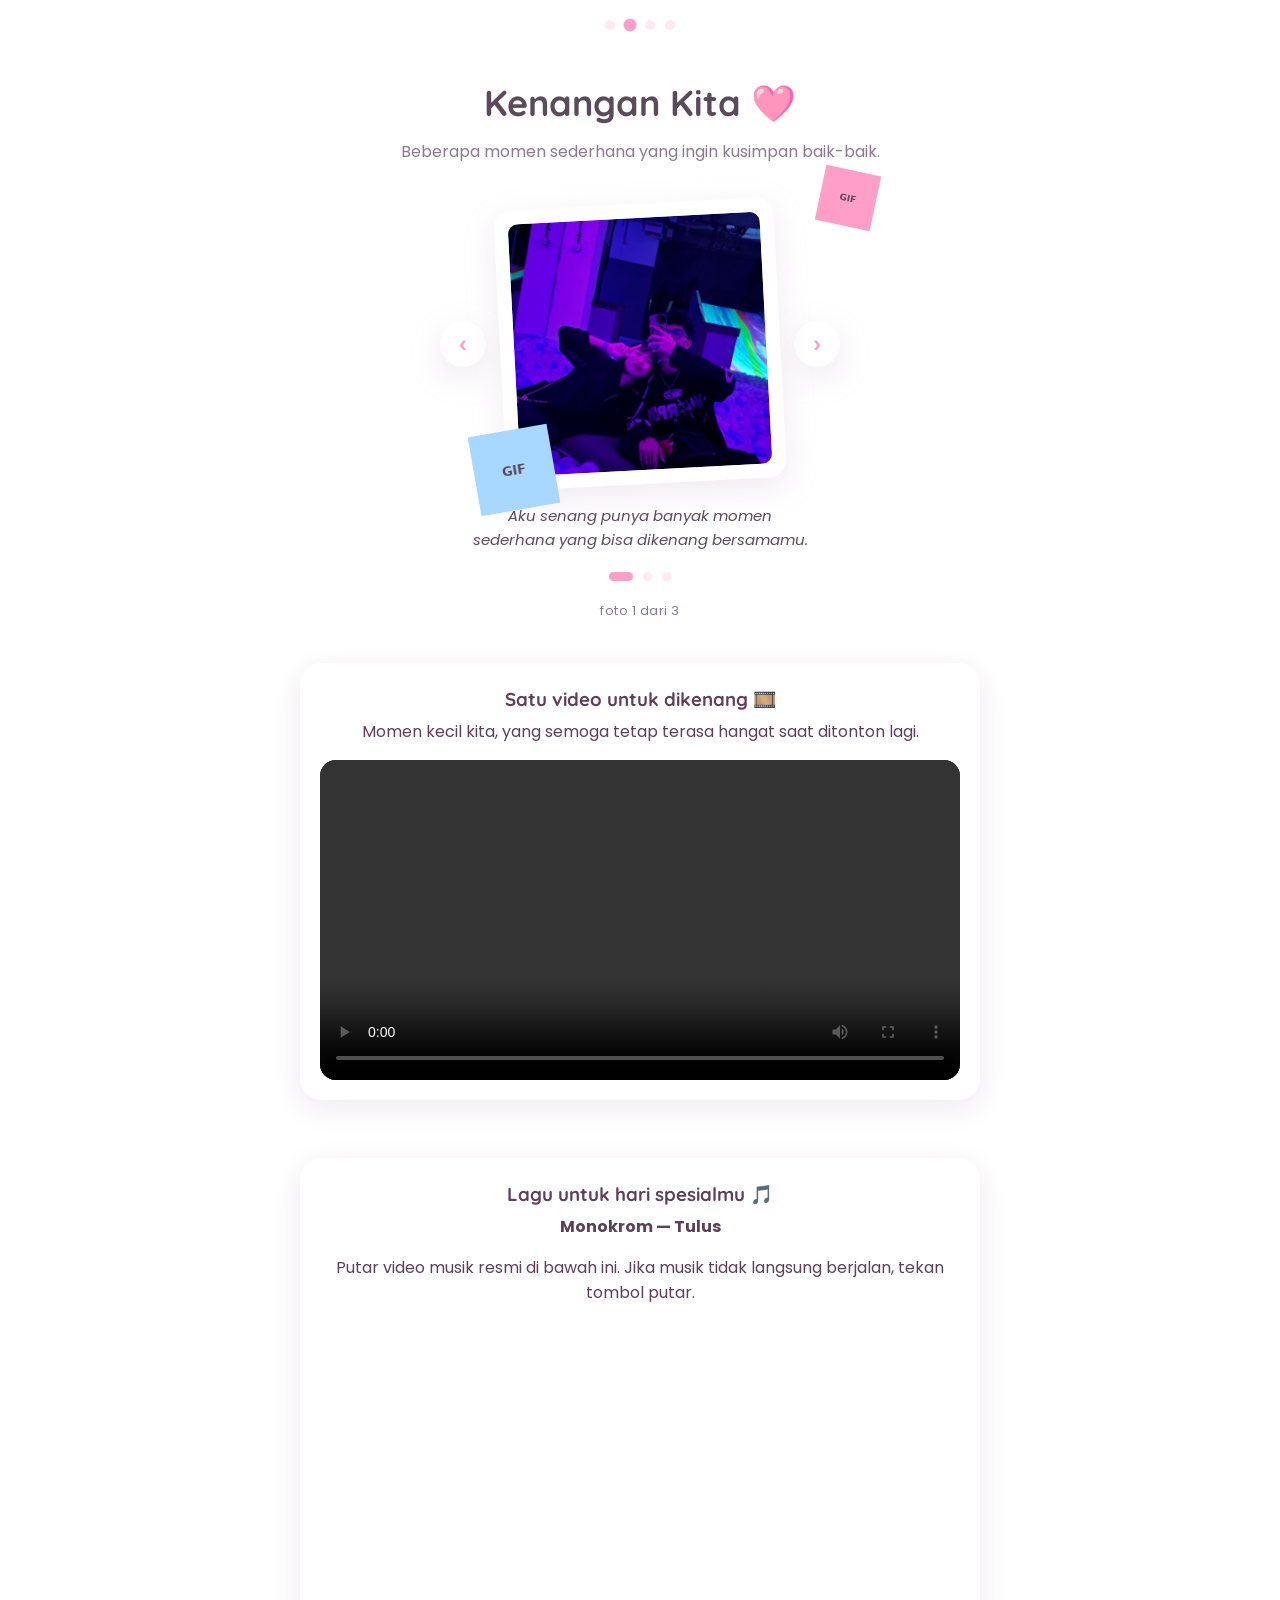
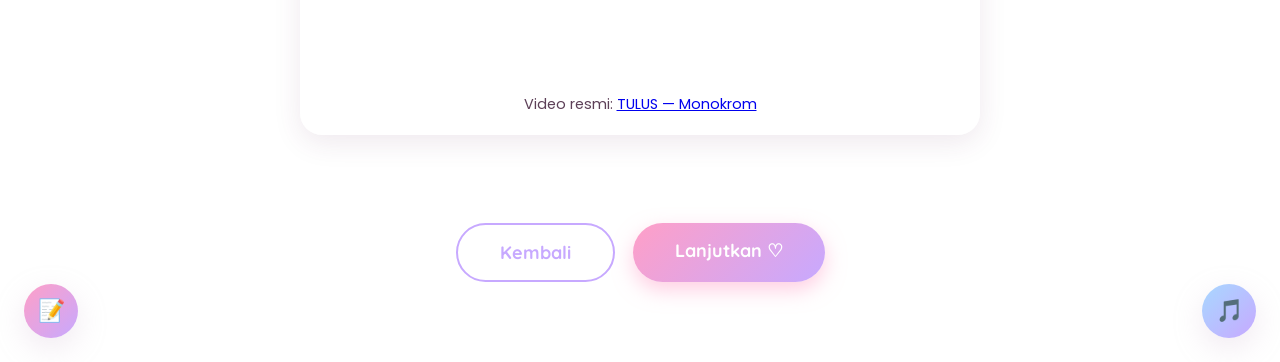
<file: gallery.html>
<!DOCTYPE html>
<html lang="id">
<head>
<meta charset="UTF-8">
<meta name="viewport" content="width=device-width, initial-scale=1.0">
<title>Our Moments 💕</title>
<link rel="preconnect" href="https://fonts.googleapis.com">
<link rel="preconnect" href="https://fonts.gstatic.com" crossorigin>
<link href="https://fonts.googleapis.com/css2?family=Poppins:wght@300;400;500;600;700;800&family=Quicksand:wght@500;600;700&display=swap" rel="stylesheet">

<link rel="stylesheet" href="css/style.css">
</head>
<body class="blur-in-start">

  <div id="floating-bg"></div>

  <!-- titik navigasi kecil di atas: halaman 2 dari 4 -->
  <nav class="page-nav">
    <a href="index.html"></a>
    <a href="gallery.html" class="active"></a>
    <a href="reasons.html"></a>
    <a href="letter.html"></a>
  </nav>

  <!-- ================================================================
       HALAMAN 2 — INTERACTIVE PHOTO SLIDESHOW
  ================================================================= -->
  <section id="gallery" class="page">
    <h2 class="gallery-heading">Kenangan Kita <span class="heart">🩷</span></h2>
    <p class="gallery-sub">Beberapa momen sederhana yang ingin kusimpan baik-baik.</p>

    <div class="slideshow-wrap">

      <!-- ⬇ GIF dekorasi kecil di pojok — masih DUMMY: assets/sparkle1.gif -->
      <div class="corner-deco">
        <img src="assets/sparkle1.gif" alt="sparkle decoration">
      </div>

      <div class="slide-stage">
        <button class="arrow-btn" id="prevBtn" aria-label="previous photo">‹</button>

        <div class="photo-stage" id="photoStage">
          <div class="polaroid" id="polaroid">
            <div class="photo-frame">
              <!-- ⬇ FOTO-FOTO ASLI DIATUR LEWAT js/gallery.js
                   (di array `photos` bagian atas file itu). -->
              <img id="currentPhoto" src="photos/photo1.jpg" alt="memory one">
            </div>
          </div>

          <!-- ⬇ GIF dekorasi di sisi kiri-bawah polaroid —
               masih DUMMY: assets/sparkle2.gif -->
          <div class="bottom-left-deco">
            <img src="assets/sparkle2.gif" alt="sparkle decoration">
          </div>
        </div>

        <button class="arrow-btn" id="nextBtn" aria-label="next photo">›</button>
      </div>

      <p class="caption" id="currentCaption">Aku senang punya banyak momen sederhana yang bisa dikenang bersamamu.</p>

      <div class="dots" id="dots">
        <button class="dot active" data-index="0" aria-label="photo 1"></button>
        <button class="dot" data-index="1" aria-label="photo 2"></button>
        <button class="dot" data-index="2" aria-label="photo 3"></button>
      </div>

      <p class="counter" id="counter">foto 1 dari 3</p>
    </div>



    <section style="width:min(92%,680px);margin:2rem auto;padding:1.25rem;border-radius:22px;background:rgba(255,255,255,.72);box-shadow:0 8px 28px rgba(100,40,90,.10);color:#5d4058;text-align:center;">
      <h3 style="margin:.25rem 0 .5rem;">Satu video untuk dikenang 🎞️</h3>
      <p style="margin:.25rem 0 1rem;">Momen kecil kita, yang semoga tetap terasa hangat saat ditonton lagi.</p>
      <video controls playsinline preload="metadata" style="display:block;width:100%;max-height:70vh;border-radius:16px;background:#17121b;">
        <source src="videos/kenangan-seng.mov" type="video/quicktime">
        Browser ini mungkin tidak mendukung format video tersebut.
      </video>
    </section>

    <section style="width:min(92%,680px);margin:1rem auto 2rem;padding:1.25rem;border-radius:22px;background:rgba(255,255,255,.72);box-shadow:0 8px 28px rgba(100,40,90,.10);color:#5d4058;text-align:center;">
      <h3 style="margin:.25rem 0 .5rem;">Lagu untuk hari spesialmu 🎵</h3>
      <p style="margin:.25rem 0 1rem;"><strong>Monokrom — Tulus</strong></p>
      <p style="margin:.25rem 0 1rem;">Putar video musik resmi di bawah ini. Jika musik tidak langsung berjalan, tekan tombol putar.</p>
      <div style="position:relative;width:100%;padding-bottom:56.25%;height:0;overflow:hidden;border-radius:16px;">
        <iframe src="https://www.youtube-nocookie.com/embed/QqJ-Vp8mvbk" title="TULUS - Monokrom (Official Music Video)" style="position:absolute;inset:0;width:100%;height:100%;border:0;" allow="accelerometer; autoplay; clipboard-write; encrypted-media; gyroscope; picture-in-picture; web-share" referrerpolicy="strict-origin-when-cross-origin" allowfullscreen></iframe>
      </div>
      <p style="font-size:.9rem;margin:.8rem 0 0;">Video resmi: <a href="https://www.youtube.com/watch?v=QqJ-Vp8mvbk" target="_blank" rel="noopener noreferrer">TULUS — Monokrom</a></p>
    </section>

    <div class="page-buttons">
      <a href="index.html" class="nav-btn secondary">Kembali</a>
      <a href="reasons.html" class="nav-btn">Lanjutkan ♡</a>
    </div>
  </section>

  <script src="js/script.js"></script>
  <script src="js/gallery.js"></script>
</body>
</html>
</file>
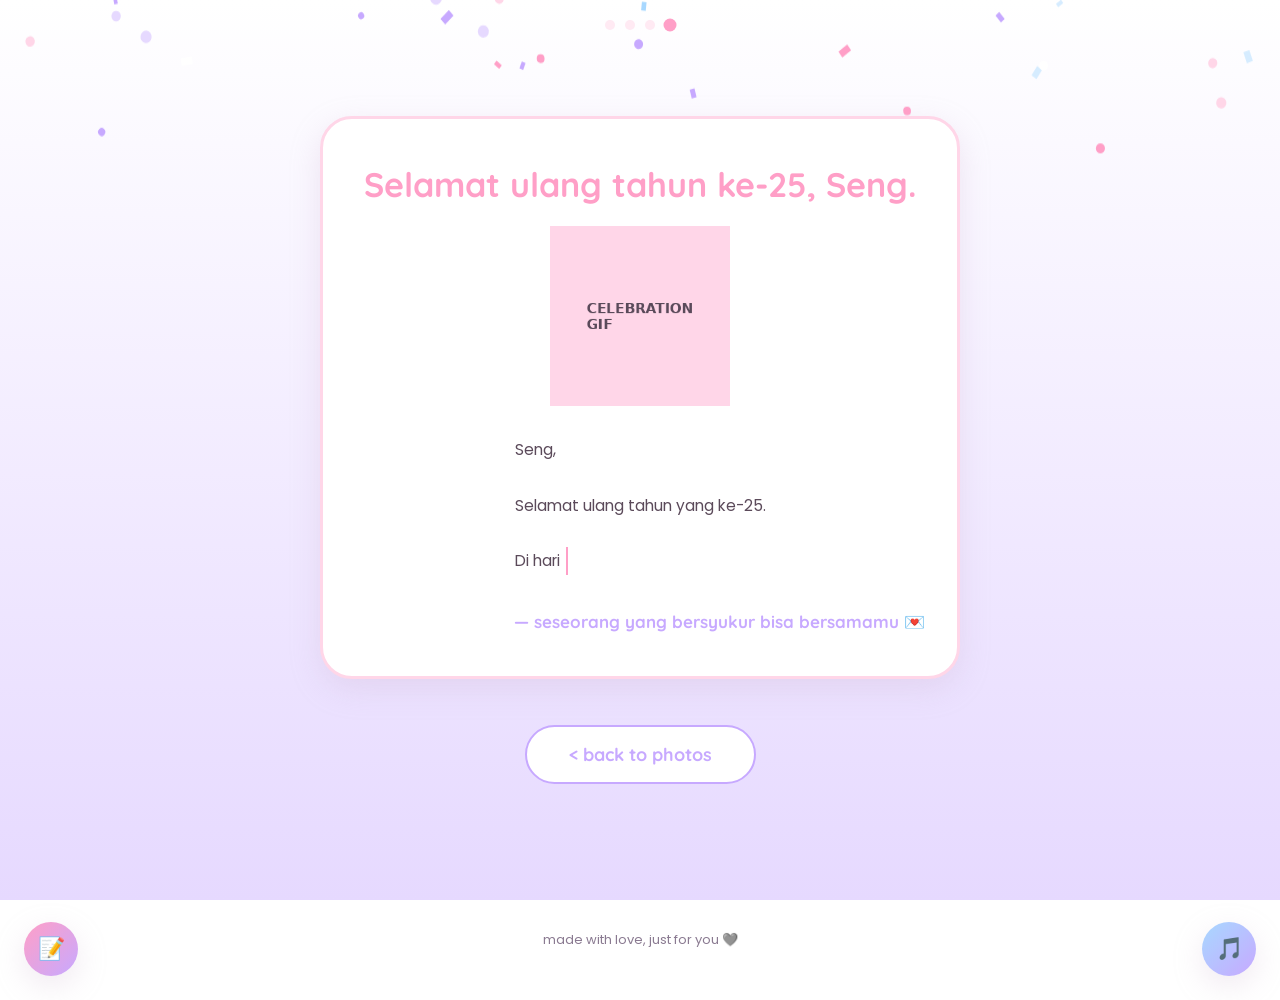
<file: letter.html>
<!DOCTYPE html>
<html lang="id">
<head>
<meta charset="UTF-8">
<meta name="viewport" content="width=device-width, initial-scale=1.0">
<title>Surat kecil untuk Seng 💌</title>
<link rel="preconnect" href="https://fonts.googleapis.com">
<link rel="preconnect" href="https://fonts.gstatic.com" crossorigin>
<link href="https://fonts.googleapis.com/css2?family=Poppins:wght@300;400;500;600;700;800&family=Quicksand:wght@500;600;700&display=swap" rel="stylesheet">

<link rel="stylesheet" href="css/style.css">
</head>
<body class="blur-in-start">

  <div id="floating-bg"></div>

  <!-- canvas confetti, dipakai oleh js/script.js -->
  <canvas id="confetti-canvas"></canvas>

  <!-- titik navigasi kecil di atas: halaman 4 dari 4 -->
  <nav class="page-nav">
    <a href="index.html"></a>
    <a href="gallery.html"></a>
    <a href="reasons.html"></a>
    <a href="letter.html" class="active"></a>
  </nav>

  <!-- ================================================================
       HALAMAN 4 — THE BIRTHDAY LETTER & CELEBRATION
  ================================================================= -->
  <section id="letter-page" class="page">
    <div class="letter-card">
      <h2 class="letter-title">Selamat ulang tahun ke-25, Seng.</h2>

      <!-- ⬇⬇⬇ GANTI GIF DI SINI (Final Celebration GIF) ⬇⬇⬇
           Masih DUMMY: assets/celebration.gif -->
      <div class="celebration-gif-frame">
        <img src="assets/celebration.gif" alt="celebration gif">
      </div>
      <!-- ⬆⬆⬆ AKHIR CELEBRATION GIF ⬆⬆⬆ -->

      <!-- -----------------------------------------------------------
           TEKS SURAT ULANG TAHUN
           Isi suratnya ADA DI FILE js/script.js, di variabel
           `letterMessage`. Edit di sana, bukan di sini.
      ----------------------------------------------------------- -->
      <div class="letter-box">
        <p id="letter-text"></p>
      </div>

      <p class="signature">— seseorang yang bersyukur bisa bersamamu 💌</p>
    </div>

    <div class="page-buttons">
      <a href="reasons.html" class="nav-btn secondary">&lt; back to photos</a>
    </div>
  </section>

  <footer>made with love, just for you 🩶</footer>

  <script src="js/script.js"></script>
</body>
</html>
</file>
<file: css/style.css>
/* ============================================================
   1. ROOT VARIABLES — palet warna seluruh web ada di sini.
      Ganti nilai ini kalau mau ubah tema warna semuanya.
============================================================ */
:root{
  --white:        #ffffff;
  --cream:        #fffaf9;
  --pastel-pink:  #ffd6e8;
  --pastel-pink-deep: #ff9fc7;
  --pastel-blue:  #d6ecff;
  --pastel-blue-deep: #a8d8ff;
  --pastel-lavender: #e6d9ff;
  --pastel-lavender-deep: #c7a9ff;
  --text-dark:    #5b4a5a;
  --text-soft:    #8a7a91;
  --shadow-soft:  0 10px 30px rgba(200, 170, 200, 0.25);
}

*{ margin:0; padding:0; box-sizing:border-box; }

html{ scroll-behavior: smooth; }

/* ============================================================
   PAGE-TO-PAGE TRANSITION (blur + fade)
============================================================ */
body{
  font-family: 'Poppins', sans-serif;
  background: var(--white);
  color: var(--text-dark);
  overflow-x: hidden;
  position: relative;
  min-height: 100vh;
  opacity: 1;
  filter: blur(0);
  transition: opacity 0.65s ease, filter 0.65s ease;
}

body.blur-in-start{
  opacity: 0;
  filter: blur(16px);
  transition: none;
}

body.blur-out{
  opacity: 0;
  filter: blur(16px);
}

h1, h2, h3, .heading-font{
  font-family: 'Quicksand', sans-serif;
}

.page{
  position: relative;
  width: 100%;
  min-height: 100vh;
  display: flex;
  flex-direction: column;
  align-items: center;
  justify-content: center;
  padding: 80px 20px;
  text-align: center;
}

/* ============================================================
   FLOATING HEARTS / STARS BACKGROUND LAYER
============================================================ */
#floating-bg{
  position: fixed;
  top: 0; left: 0;
  width: 100%; height: 100%;
  overflow: hidden;
  pointer-events: none;
  z-index: 1;
}

.floaty{
  position: absolute;
  bottom: -50px;
  font-size: 22px;
  opacity: 0.7;
  animation: floatUp linear infinite;
  user-select: none;
}

@keyframes floatUp{
  0%   { transform: translateY(0) rotate(0deg); opacity: 0; }
  10%  { opacity: 0.8; }
  100% { transform: translateY(-110vh) rotate(360deg); opacity: 0; }
}

/* ============================================================
   NAV DOTS — indikator halaman kecil di atas
============================================================ */
.page-nav{
  position: fixed;
  top: 20px;
  left: 50%;
  transform: translateX(-50%);
  display: flex;
  gap: 10px;
  z-index: 50;
}

.page-nav a{
  width: 10px;
  height: 10px;
  border-radius: 50%;
  background: var(--pastel-pink);
  opacity: 0.5;
  transition: opacity 0.2s ease, transform 0.2s ease;
}

.page-nav a.active{
  opacity: 1;
  transform: scale(1.3);
  background: var(--pastel-pink-deep);
}

/* ============================================================
   HERO PAGE (index.html)
============================================================ */
#hero{
  background: linear-gradient(180deg, var(--pastel-blue) 0%, var(--white) 100%);
  z-index: 2;
}

.hero-content{
  position: relative;
  z-index: 2;
  max-width: 600px;
  display: flex;
  flex-direction: column;
  align-items: center;
  gap: 22px;
}

/* GIF ditampilkan polos, tanpa frame/border/shadow */
.gif-frame{
  max-width: 220px;
  width: 100%;
  display: flex;
  align-items: center;
  justify-content: center;
}

.gif-frame img{
  width: 100%;
  height: auto;
  display: block;
}

.hero-title{
  font-size: clamp(28px, 6vw, 44px);
  font-weight: 800;
  color: var(--text-dark);
  line-height: 1.3;
}

.hero-title span{ color: var(--pastel-pink-deep); }

.hero-subtitle{
  font-size: clamp(16px, 3vw, 20px);
  font-weight: 500;
  color: var(--text-soft);
}

.nav-btn{
  margin-top: 10px;
  padding: 16px 42px;
  font-family: 'Quicksand', sans-serif;
  font-size: 18px;
  font-weight: 700;
  color: var(--white);
  background: linear-gradient(135deg, var(--pastel-pink-deep), var(--pastel-lavender-deep));
  border: none;
  border-radius: 50px;
  cursor: pointer;
  box-shadow: 0 8px 20px rgba(255, 159, 199, 0.5);
  transition: transform 0.25s ease, box-shadow 0.25s ease;
  text-decoration: none;
  display: inline-block;
}

.nav-btn:hover{
  transform: translateY(-4px) scale(1.05);
  box-shadow: 0 12px 26px rgba(255, 159, 199, 0.6);
}

.nav-btn:active{ transform: translateY(-1px) scale(0.98); }

.nav-btn.secondary{
  background: var(--white);
  color: var(--pastel-lavender-deep);
  border: 2px solid var(--pastel-lavender-deep);
  box-shadow: none;
}

.scroll-hint{
  margin-top: 6px;
  font-size: 26px;
  animation: bounce 1.6s ease-in-out infinite;
  color: var(--pastel-lavender-deep);
}

@keyframes bounce{
  0%, 100% { transform: translateY(0); }
  50%      { transform: translateY(10px); }
}

/* ============================================================
   CUTE FLOATING MUSIC BUTTON
============================================================ */
.music-btn{
  position: fixed;
  bottom: 24px;
  right: 24px;
  width: 54px;
  height: 54px;
  border-radius: 50%;
  border: none;
  cursor: pointer;
  background: linear-gradient(135deg, var(--pastel-blue-deep), var(--pastel-lavender-deep));
  box-shadow: var(--shadow-soft);
  display: flex;
  align-items: center;
  justify-content: center;
  z-index: 60;
  transition: transform 0.25s ease, box-shadow 0.25s ease;
}

.music-btn:hover{
  transform: scale(1.08);
  box-shadow: 0 12px 26px rgba(168, 216, 255, 0.6);
}

.music-btn:active{ transform: scale(0.95); }

.music-icon{
  font-size: 22px;
  transition: transform 0.3s ease;
}

.music-btn.playing .music-icon{
  animation: spinNote 3s linear infinite;
}

@keyframes spinNote{
  from{ transform: rotate(0deg); }
  to{ transform: rotate(360deg); }
}

.music-btn.playing::after{
  content: '';
  position: absolute;
  inset: -6px;
  border-radius: 50%;
  border: 2px solid var(--pastel-blue-deep);
  opacity: 0.6;
  animation: pulseRing 1.8s ease-out infinite;
}

@keyframes pulseRing{
  0%   { transform: scale(0.9); opacity: 0.6; }
  100% { transform: scale(1.5); opacity: 0; }
}

.music-note{
  position: absolute;
  top: 0;
  left: 50%;
  font-size: 14px;
  pointer-events: none;
  animation: noteFloat 1.4s ease-out forwards;
}

@keyframes noteFloat{
  0%   { transform: translate(-50%, 0) translateX(0) scale(0.8); opacity: 0; }
  15%  { opacity: 1; }
  100% { transform: translate(-50%, -60px) translateX(var(--drift, 0px)) scale(1.1); opacity: 0; }
}

@media (max-width: 640px){
  .music-btn{ width: 46px; height: 46px; bottom: 18px; right: 18px; }
  .music-icon{ font-size: 18px; }
}

/* ============================================================
   HER LITTLE NOTE — tombol + kertas catatan yang bisa diedit
============================================================ */
.note-btn{
  position: fixed;
  bottom: 24px;
  left: 24px;
  width: 54px;
  height: 54px;
  border-radius: 50%;
  border: none;
  cursor: pointer;
  background: linear-gradient(135deg, var(--pastel-pink-deep), var(--pastel-lavender-deep));
  box-shadow: var(--shadow-soft);
  display: flex;
  align-items: center;
  justify-content: center;
  z-index: 60;
  transition: transform 0.25s ease, box-shadow 0.25s ease;
}

.note-btn:hover{
  transform: scale(1.08) rotate(-4deg);
  box-shadow: 0 12px 26px rgba(255, 159, 199, 0.6);
}

.note-btn:active{ transform: scale(0.95); }

.note-icon{ font-size: 22px; }

.note-overlay{
  position: fixed;
  inset: 0;
  background: rgba(91, 74, 90, 0.35);
  backdrop-filter: blur(4px);
  display: flex;
  align-items: center;
  justify-content: center;
  padding: 20px;
  z-index: 1000;
  opacity: 0;
  pointer-events: none;
  transition: opacity 0.35s ease;
}

.note-overlay.open{
  opacity: 1;
  pointer-events: all;
}

.note-paper{
  position: relative;
  width: 100%;
  max-width: 420px;
  background: var(--cream);
  border-radius: 18px;
  padding: 30px 26px 22px;
  box-shadow: 0 20px 50px rgba(91, 74, 90, 0.35);
  transform: scale(0.9) rotate(-1deg);
  transition: transform 0.35s ease;
  border: 2px dashed var(--pastel-pink-deep);
}

.note-overlay.open .note-paper{
  transform: scale(1) rotate(-1deg);
}

.note-close{
  position: absolute;
  top: 14px;
  right: 16px;
  width: 30px;
  height: 30px;
  border-radius: 50%;
  border: none;
  background: var(--white);
  color: var(--text-soft);
  font-size: 14px;
  cursor: pointer;
  box-shadow: var(--shadow-soft);
  transition: transform 0.2s ease, color 0.2s ease;
}

.note-close:hover{
  transform: scale(1.1) rotate(90deg);
  color: var(--pastel-pink-deep);
}

.note-title{
  font-size: 20px;
  font-weight: 700;
  color: var(--pastel-pink-deep);
  margin-bottom: 6px;
  padding-right: 26px;
}

.note-hint{
  font-size: 13px;
  color: var(--text-soft);
  margin-bottom: 16px;
  line-height: 1.5;
}

.note-textarea{
  width: 100%;
  min-height: 220px;
  border: none;
  background: repeating-linear-gradient(
    to bottom,
    var(--cream),
    var(--cream) 31px,
    var(--pastel-pink) 32px
  );
  background-attachment: local;
  font-family: 'Poppins', sans-serif;
  font-size: 14.5px;
  line-height: 32px;
  color: var(--text-dark);
  resize: vertical;
  outline: none;
  padding: 0 2px;
}

.note-textarea::placeholder{
  color: var(--text-soft);
  opacity: 0.7;
}

.note-saved{
  display: block;
  text-align: right;
  font-size: 12px;
  font-weight: 600;
  color: var(--pastel-lavender-deep);
  opacity: 0;
  transition: opacity 0.3s ease;
  margin-top: 6px;
}

.note-saved.show{ opacity: 1; }

@media (max-width: 640px){
  .note-btn{ width: 46px; height: 46px; bottom: 18px; left: 18px; }
  .note-icon{ font-size: 18px; }
  .note-paper{ padding: 26px 20px 18px; }
  .note-textarea{ min-height: 180px; }
}

/* ============================================================
   GALLERY PAGE (gallery.html) — INTERACTIVE SLIDESHOW
============================================================ */
#gallery{
  background: var(--white);
  z-index: 2;
  gap: 10px;
}

.gallery-heading{
  font-size: clamp(26px, 5vw, 36px);
  font-weight: 700;
  color: var(--text-dark);
  margin-bottom: 4px;
}

.gallery-heading .heart{ color: var(--pastel-pink-deep); }

.gallery-sub{
  color: var(--text-soft);
  margin-bottom: 30px;
  font-size: 16px;
}

.slideshow-wrap{
  position: relative;
  width: 100%;
  max-width: 460px;
  display: flex;
  flex-direction: column;
  align-items: center;
  gap: 20px;
}

.corner-deco{
  position: absolute;
  top: -34px;
  right: -6px;
  width: 56px;
  height: 56px;
  z-index: 3;
  transform: rotate(12deg);
  pointer-events: none;
}

.corner-deco img{
  width: 100%;
  height: 100%;
  object-fit: contain;
}

/* small decorative gif tucked at the bottom-left of the polaroid */
.bottom-left-deco{
  position: absolute;
  bottom: -26px;
  left: -26px;
  width: 80px;
  height: 80px;
  z-index: 3;
  transform: rotate(-10deg);
  pointer-events: none;
}

.bottom-left-deco img{
  width: 100%;
  height: 100%;
  object-fit: contain;
}

.slide-stage{
  display: flex;
  align-items: center;
  justify-content: center;
  gap: 14px;
  width: 100%;
}

.arrow-btn{
  flex-shrink: 0;
  width: 46px;
  height: 46px;
  border-radius: 50%;
  border: none;
  background: var(--white);
  color: var(--pastel-pink-deep);
  font-size: 24px;
  font-weight: 700;
  cursor: pointer;
  box-shadow: var(--shadow-soft);
  display: flex;
  align-items: center;
  justify-content: center;
  transition: transform 0.2s ease, background 0.2s ease, color 0.2s ease;
  line-height: 1;
}

.arrow-btn:hover{
  transform: scale(1.12);
  background: var(--pastel-pink-deep);
  color: var(--white);
}

.arrow-btn:active{ transform: scale(0.94); }

.photo-stage{
  position: relative;
  width: 280px;
  height: 280px;
  flex-shrink: 0;
}

.polaroid{
  position: relative;
  width: 100%;
  height: 100%;
  background: var(--white);
  border-radius: 18px;
  padding: 14px 14px 14px;
  box-shadow: var(--shadow-soft);
  transform: rotate(var(--tilt, -2deg));
  transition: transform 0.3s ease;
  cursor: pointer;
}

.polaroid:hover{ transform: rotate(0deg) scale(1.02); }

.photo-frame{
  width: 100%;
  height: 100%;
  border-radius: 10px;
  overflow: hidden;
  background: var(--pastel-blue);
}

.photo-frame img{
  width: 100%;
  height: 100%;
  object-fit: cover;
  display: block;
  transition: opacity 0.55s ease, filter 0.55s ease, transform 0.55s ease;
  opacity: 1;
  filter: blur(0);
  transform: scale(1);
}

.photo-frame img.is-transitioning{
  opacity: 0;
  filter: blur(14px);
  transform: scale(1.06);
}

.mini-heart{
  position: absolute;
  font-size: 18px;
  pointer-events: none;
  animation: miniHeartPop 1s ease-out forwards;
  z-index: 5;
}

@keyframes miniHeartPop{
  0%   { transform: translateY(0) scale(0.6); opacity: 0; }
  15%  { opacity: 1; }
  100% { transform: translateY(-70px) scale(1.1); opacity: 0; }
}

.caption{
  font-size: 15px;
  color: var(--text-dark);
  font-style: italic;
  line-height: 1.6;
  padding: 0 16px;
  min-height: 48px;
  max-width: 380px;
  transition: opacity 0.5s ease, filter 0.5s ease;
  opacity: 1;
  filter: blur(0);
}

.caption.is-transitioning{
  opacity: 0;
  filter: blur(6px);
}

.dots{
  display: flex;
  gap: 10px;
}

.dot{
  width: 9px;
  height: 9px;
  border-radius: 50%;
  border: none;
  background: var(--pastel-pink);
  opacity: 0.5;
  cursor: pointer;
  transition: all 0.25s ease;
  padding: 0;
}

.dot.active{
  opacity: 1;
  width: 24px;
  border-radius: 6px;
  background: var(--pastel-pink-deep);
}

.counter{
  font-size: 13px;
  color: var(--text-soft);
  letter-spacing: 0.5px;
}

.page-buttons{
  display: flex;
  gap: 18px;
  margin-top: 36px;
  flex-wrap: wrap;
  justify-content: center;
}

/* ============================================================
   REASONS PAGE (reasons.html)
============================================================ */
#reasons-page{
  background: linear-gradient(180deg, var(--pastel-lavender) 0%, var(--white) 40%);
  z-index: 2;
  gap: 6px;
}

.reasons-heading{
  font-size: clamp(24px, 5vw, 34px);
  font-weight: 700;
  color: var(--text-dark);
  margin-bottom: 4px;
}

.reasons-heading .heart{ color: var(--pastel-blue-deep); }

.reasons-sub{
  color: var(--text-soft);
  margin-bottom: 34px;
  font-size: 14.5px;
}

.clothesline-wrap{
  position: relative;
  width: 100%;
  max-width: 780px;
  padding-top: 26px;
  margin-bottom: 50px;
}

.clothesline-rope{
  position: absolute;
  top: 26px;
  left: 0;
  right: 0;
  height: 2px;
  background: repeating-linear-gradient(
    90deg,
    var(--pastel-lavender-deep) 0px,
    var(--pastel-lavender-deep) 6px,
    transparent 6px,
    transparent 10px
  );
  opacity: 0.6;
  border-radius: 2px;
}

.hanging-photos{
  display: flex;
  justify-content: center;
  align-items: flex-start;
  gap: 18px;
  flex-wrap: wrap;
  padding: 0 10px;
}

.hang-photo{
  position: relative;
  margin-top: var(--drop, 10px);
  transform: rotate(var(--tilt, 0deg));
  transition: transform 0.25s ease;
}

.hang-photo:hover{
  transform: rotate(0deg) translateY(-4px);
}

.clip{
  position: absolute;
  top: -12px;
  left: 50%;
  transform: translateX(-50%);
  width: 10px;
  height: 22px;
  border-radius: 3px;
  z-index: 4;
  box-shadow: 0 2px 4px rgba(91,74,90,0.25);
}

.clip::before, .clip::after{
  content: '';
  position: absolute;
  top: 4px;
  width: 4px;
  height: 4px;
  border-radius: 50%;
  background: rgba(255,255,255,0.6);
}
.clip::before{ left: 1px; }
.clip::after{ right: 1px; }

.clip-pink{ background: linear-gradient(180deg, var(--pastel-pink-deep), var(--pastel-pink)); }
.clip-blue{ background: linear-gradient(180deg, var(--pastel-blue-deep), var(--pastel-blue)); }
.clip-lavender{ background: linear-gradient(180deg, var(--pastel-lavender-deep), var(--pastel-lavender)); }

.mini-photo-frame{
  width: 108px;
  height: 108px;
  background: var(--white);
  padding: 6px 6px 14px;
  border-radius: 8px;
  box-shadow: var(--shadow-soft);
  cursor: pointer;
  transition: transform 0.2s ease;
}

.mini-photo-frame:hover{ transform: scale(1.05); }

.mini-photo-frame img{
  width: 100%;
  height: 100%;
  object-fit: cover;
  border-radius: 4px;
  display: block;
}

.frame-pink{ border: 3px solid var(--pastel-pink); }
.frame-blue{ border: 3px solid var(--pastel-blue); }
.frame-lavender{ border: 3px solid var(--pastel-lavender); }

/* wrapper so we can position a decorative gif at its corner */
.reasons-box-wrap{
  position: relative;
  width: 100%;
  max-width: 560px;
}

/* small cute gif floating at the corner of the reasons box */
.reasons-corner-gif{
  position: absolute;
  top: -30px;
  left: -20px;
  width: 64px;
  height: 64px;
  z-index: 3;
  transform: rotate(-8deg);
  pointer-events: none;
}

.reasons-corner-gif img{
  width: 100%;
  height: 100%;
  object-fit: contain;
}

.reasons-box{
  width: 100%;
  background: linear-gradient(180deg, var(--pastel-blue) 0%, #eaf5ff 100%);
  border-radius: 26px;
  padding: 30px 28px;
  box-shadow: var(--shadow-soft);
  border: 3px solid var(--white);
  max-height: 440px;
  overflow-y: auto;
  scroll-behavior: auto;
}

.reasons-box::-webkit-scrollbar{ width: 6px; }
.reasons-box::-webkit-scrollbar-thumb{
  background: var(--pastel-blue-deep);
  border-radius: 10px;
}

/* small cute gif sitting above the list, inside the box */
.reasons-gif-top{
  width: 72px;
  margin: 0 auto 16px;
}

.reasons-gif-top img{
  width: 100%;
  height: auto;
  display: block;
}

.reasons-list{
  list-style: none;
  counter-reset: reason-counter;
  text-align: left;
  display: flex;
  flex-direction: column;
  gap: 14px;
}

.reasons-list li{
  counter-increment: reason-counter;
  position: relative;
  padding-left: 40px;
  font-size: 14.5px;
  line-height: 1.6;
  color: var(--text-dark);
}

.reasons-list li::before{
  content: counter(reason-counter);
  position: absolute;
  left: 0;
  top: 0;
  width: 28px;
  height: 28px;
  border-radius: 50%;
  background: var(--white);
  color: var(--pastel-blue-deep);
  font-family: 'Quicksand', sans-serif;
  font-weight: 700;
  font-size: 12px;
  display: flex;
  align-items: center;
  justify-content: center;
  box-shadow: 0 3px 8px rgba(168, 216, 255, 0.5);
}

.lightbox-overlay{
  position: fixed;
  inset: 0;
  background: rgba(91, 74, 90, 0.55);
  backdrop-filter: blur(6px);
  display: flex;
  align-items: center;
  justify-content: center;
  padding: 30px;
  z-index: 1000;
  opacity: 0;
  pointer-events: none;
  transition: opacity 0.35s ease;
}

.lightbox-overlay.open{
  opacity: 1;
  pointer-events: all;
}

.lightbox-img{
  max-width: min(90vw, 480px);
  max-height: 80vh;
  border-radius: 16px;
  box-shadow: 0 20px 60px rgba(0,0,0,0.4);
  border: 6px solid var(--white);
  transform: scale(0.92);
  transition: transform 0.35s ease;
}

.lightbox-overlay.open .lightbox-img{ transform: scale(1); }

.lightbox-close{
  position: absolute;
  top: 26px;
  right: 26px;
  width: 40px;
  height: 40px;
  border-radius: 50%;
  border: none;
  background: var(--white);
  color: var(--text-dark);
  font-size: 16px;
  cursor: pointer;
  box-shadow: var(--shadow-soft);
  transition: transform 0.2s ease;
}

.lightbox-close:hover{ transform: scale(1.1) rotate(90deg); }

/* ============================================================
   LETTER PAGE (letter.html)
============================================================ */
#letter-page{
  background: linear-gradient(180deg, var(--white) 0%, var(--pastel-lavender) 100%);
  z-index: 2;
}

.letter-card{
  max-width: 640px;
  width: 100%;
  background: var(--white);
  border-radius: 32px;
  padding: 44px 32px;
  box-shadow: var(--shadow-soft);
  display: flex;
  flex-direction: column;
  align-items: center;
  gap: 20px;
  border: 3px solid var(--pastel-pink);
}

.letter-title{
  font-size: clamp(24px, 5vw, 34px);
  font-weight: 800;
  color: var(--pastel-pink-deep);
}

/* GIF ditampilkan polos, tanpa frame/border/shadow */
.celebration-gif-frame{
  max-width: 180px;
  width: 100%;
}

.celebration-gif-frame img{
  width: 100%;
  height: auto;
  display: block;
}

.letter-box{
  max-height: 320px;
  overflow-y: auto;
  text-align: left;
  padding: 10px 8px;
  font-size: 15.5px;
  line-height: 1.8;
  color: var(--text-dark);
  scrollbar-width: thin;
  scrollbar-color: var(--pastel-pink-deep) var(--cream);
}

.letter-box::-webkit-scrollbar{ width: 6px; }
.letter-box::-webkit-scrollbar-thumb{
  background: var(--pastel-pink-deep);
  border-radius: 10px;
}

#letter-text .cursor{
  display: inline-block;
  width: 2px;
  background: var(--pastel-pink-deep);
  margin-left: 2px;
  animation: blink 0.8s step-end infinite;
}

@keyframes blink{ 50% { opacity: 0; } }

.signature{
  margin-top: 6px;
  font-family: 'Quicksand', sans-serif;
  font-weight: 700;
  font-size: 17px;
  color: var(--pastel-lavender-deep);
  align-self: flex-end;
}

#confetti-canvas{
  position: fixed;
  top: 0; left: 0;
  width: 100%;
  height: 100%;
  pointer-events: none;
  z-index: 999;
}

footer{
  text-align: center;
  padding: 30px 10px 50px;
  color: var(--text-soft);
  font-size: 13px;
  z-index: 2;
  position: relative;
}

/* ============================================================
   RESPONSIVE — MOBILE
============================================================ */
@media (max-width: 640px){
  .gif-frame{ max-width: 170px; }
  .celebration-gif-frame{ max-width: 150px; }
  .letter-card{ padding: 32px 20px; }
  .page{ padding: 60px 16px; }
  .page-nav{ top: 14px; }
  .photo-stage{ width: 220px; height: 220px; }
  .arrow-btn{ width: 40px; height: 40px; font-size: 20px; }
  .corner-deco{ width: 46px; height: 46px; top: -26px; right: 0; }
  .bottom-left-deco{ width: 56px; height: 56px; bottom: -18px; left: -18px; }
  .mini-photo-frame{ width: 78px; height: 78px; }
  .hanging-photos{ gap: 10px; }
  .reasons-box{ padding: 22px 18px; max-height: 380px; }
  .reasons-list li{ font-size: 13.5px; padding-left: 34px; }
  .reasons-list li::before{ width: 24px; height: 24px; font-size: 11px; }
  .reasons-corner-gif{ width: 48px; height: 48px; top: -22px; left: -10px; }
  .reasons-gif-top{ width: 56px; }
}

@media (prefers-reduced-motion: reduce){
  .floaty, .scroll-hint, #letter-text .cursor{ animation: none !important; }
  html{ scroll-behavior: auto; }
  body{ transition: none; }
}
</file>
